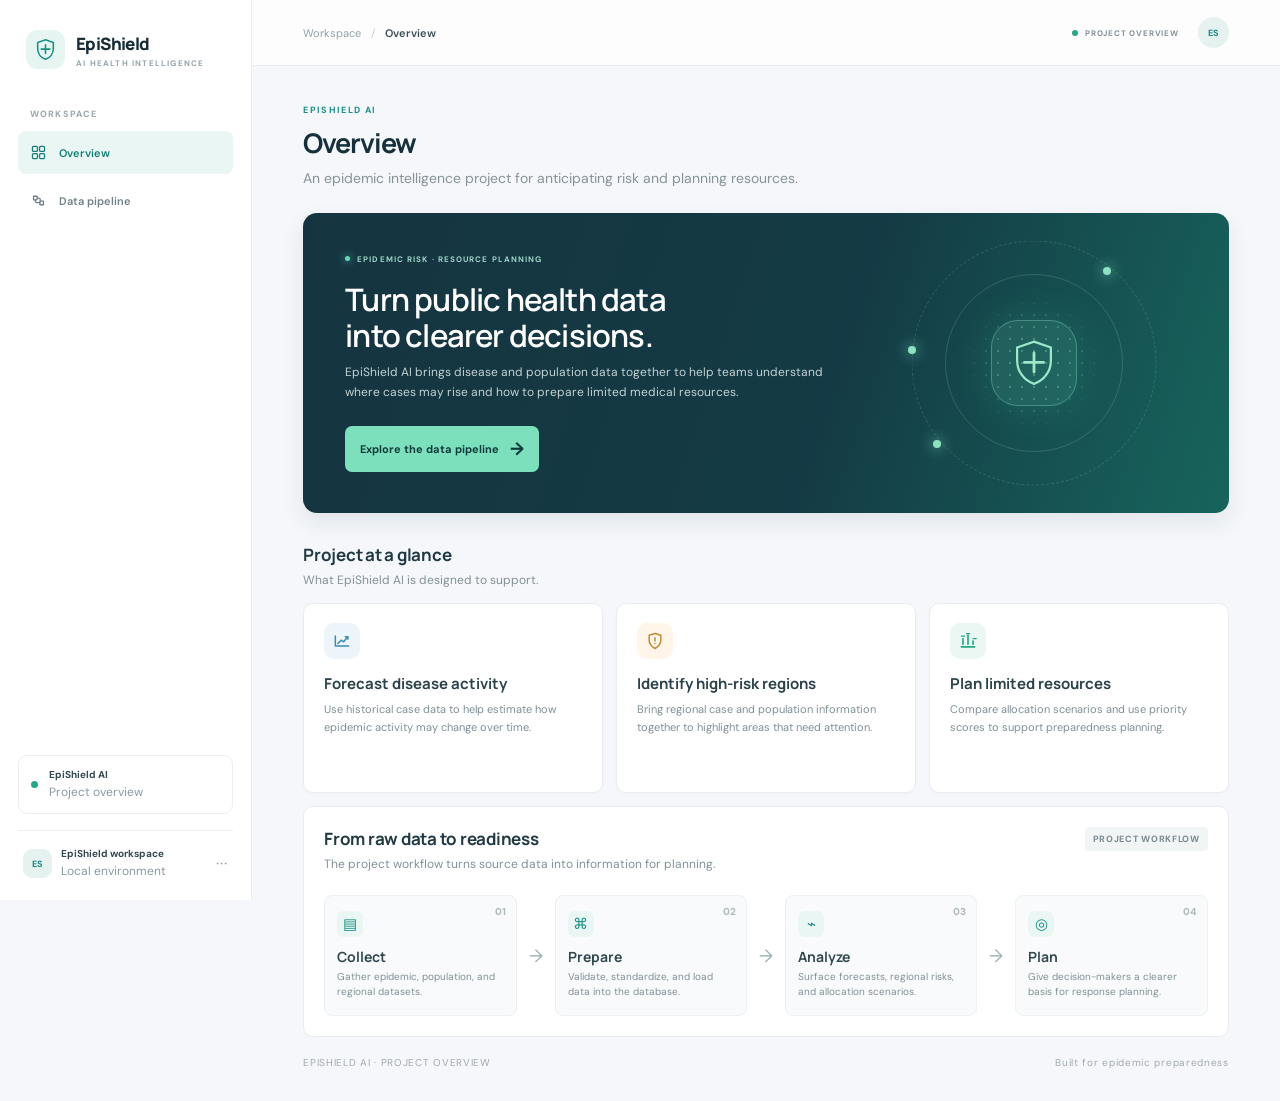
<file: Src/Frontend/overview.html>
<!doctype html>
<html lang="en">
  <head>
    <meta charset="UTF-8" />
    <meta name="viewport" content="width=device-width, initial-scale=1.0" />
    <meta name="theme-color" content="#f5f7fa" />
    <meta name="description" content="Learn about the EpiShield AI epidemic risk and resource planning project." />
    <title>EpiShield AI · Overview</title>
    <link rel="preconnect" href="https://fonts.googleapis.com" />
    <link rel="preconnect" href="https://fonts.gstatic.com" crossorigin />
    <link href="https://fonts.googleapis.com/css2?family=DM+Sans:wght@400;500;600;700&family=Manrope:wght@400;500;600;700;800&display=swap" rel="stylesheet" />
    <link rel="stylesheet" href="./styles.css" />
    <link rel="stylesheet" href="./pages.css" />
  </head>
  <body>
    <div class="app-shell">
      <aside class="sidebar">
        <a class="brand" href="./overview.html" aria-label="EpiShield AI home">
          <span class="brand-mark" aria-hidden="true"><svg viewBox="0 0 32 32" fill="none"><path d="M16 3.5 26 7v7.8c0 6.2-4 11.8-10 13.7-6-1.9-10-7.5-10-13.7V7l10-3.5Z" stroke="currentColor" stroke-width="2"/><path d="M16 10v11M10.5 15.5h11" stroke="currentColor" stroke-width="2" stroke-linecap="round"/></svg></span>
          <span class="brand-copy"><strong>EpiShield</strong><small>AI HEALTH INTELLIGENCE</small></span>
        </a>
        <div class="nav-label">WORKSPACE</div>
        <nav aria-label="Main navigation">
          <a class="nav-item active" href="./overview.html" aria-current="page"><svg viewBox="0 0 24 24" fill="none" aria-hidden="true"><rect x="3.5" y="3.5" width="7" height="7" rx="1.5" stroke="currentColor" stroke-width="1.8"/><rect x="13.5" y="3.5" width="7" height="7" rx="1.5" stroke="currentColor" stroke-width="1.8"/><rect x="3.5" y="13.5" width="7" height="7" rx="1.5" stroke="currentColor" stroke-width="1.8"/><rect x="13.5" y="13.5" width="7" height="7" rx="1.5" stroke="currentColor" stroke-width="1.8"/></svg>Overview</a>
          <a class="nav-item" href="./"><svg viewBox="0 0 24 24" fill="none" aria-hidden="true"><path d="M5 6h5v5H5zM14 13h5v5h-5zM10 8.5h2.5a2 2 0 0 1 2 2V13" stroke="currentColor" stroke-width="1.8" stroke-linecap="round" stroke-linejoin="round"/><path d="M7.5 11v2a2 2 0 0 0 2 2h4.5" stroke="currentColor" stroke-width="1.8" stroke-linecap="round"/></svg>Data pipeline</a>
        </nav>
        <div class="sidebar-bottom"><div class="system-card"><span class="system-dot online"></span><span><strong>EpiShield AI</strong><small>Project overview</small></span></div><div class="profile"><div class="avatar">ES</div><span><strong>EpiShield workspace</strong><small>Local environment</small></span><span class="profile-menu" aria-hidden="true">···</span></div></div>
      </aside>

      <main class="main-content">
        <header class="topbar"><div class="breadcrumbs"><span>Workspace</span><span class="crumb-separator">/</span><strong>Overview</strong></div><div class="topbar-right"><span class="environment"><span class="environment-dot"></span>PROJECT OVERVIEW</span><div class="top-avatar" aria-label="EpiShield workspace">ES</div></div></header>
        <div class="page-content overview-content">
          <section class="page-heading"><div><p class="eyebrow">EPISHIELD AI</p><h1>Overview</h1><p class="page-subtitle">An epidemic intelligence project for anticipating risk and planning resources.</p></div></section>

          <section class="overview-hero">
            <div class="overview-hero-copy"><div class="hero-kicker"><span class="hero-kicker-dot"></span>EPIDEMIC RISK · RESOURCE PLANNING</div><h2>Turn public health data<br />into clearer decisions.</h2><p>EpiShield AI brings disease and population data together to help teams understand where cases may rise and how to prepare limited medical resources.</p><a class="overview-cta" href="./">Explore the data pipeline <span aria-hidden="true">→</span></a></div>
            <div class="overview-art" aria-hidden="true"><div class="art-ring ring-outer"></div><div class="art-ring ring-inner"></div><div class="art-grid"></div><div class="art-shield"><svg viewBox="0 0 48 48" fill="none"><path d="M24 5 39 10.2v11.7c0 9.3-6 17.7-15 20.6-9-2.9-15-11.3-15-20.6V10.2L24 5Z" stroke="currentColor" stroke-width="2"/><path d="M24 15v17M15.5 23.5h17" stroke="currentColor" stroke-width="2.5" stroke-linecap="round"/></svg></div><span class="art-pulse pulse-one"></span><span class="art-pulse pulse-two"></span><span class="art-pulse pulse-three"></span></div>
          </section>

          <section class="overview-section-heading"><div><h2>Project at a glance</h2><p>What EpiShield AI is designed to support.</p></div></section>
          <section class="overview-feature-grid">
            <article class="overview-feature"><span class="feature-icon forecast-icon"><svg viewBox="0 0 24 24" fill="none"><path d="M4 18V6m0 12h16M7 15l4-4 3 2 5-6" stroke="currentColor" stroke-width="1.8" stroke-linecap="round" stroke-linejoin="round"/><path d="M16 7h3v3" stroke="currentColor" stroke-width="1.8" stroke-linecap="round" stroke-linejoin="round"/></svg></span><h3>Forecast disease activity</h3><p>Use historical case data to help estimate how epidemic activity may change over time.</p></article>
            <article class="overview-feature"><span class="feature-icon risk-icon"><svg viewBox="0 0 24 24" fill="none"><path d="M12 21s7-4.2 7-10V5l-7-2-7 2v6c0 5.8 7 10 7 10Z" stroke="currentColor" stroke-width="1.8" stroke-linejoin="round"/><path d="M12 8v4m0 3h.01" stroke="currentColor" stroke-width="1.8" stroke-linecap="round"/></svg></span><h3>Identify high-risk regions</h3><p>Bring regional case and population information together to highlight areas that need attention.</p></article>
            <article class="overview-feature"><span class="feature-icon resource-icon"><svg viewBox="0 0 24 24" fill="none"><path d="M4 19h16M6 16V9m6 7V5m6 11v-4" stroke="currentColor" stroke-width="2" stroke-linecap="round"/><path d="M4 6h4M10 3h4m4 6h4" stroke="currentColor" stroke-width="1.5" stroke-linecap="round"/></svg></span><h3>Plan limited resources</h3><p>Compare allocation scenarios and use priority scores to support preparedness planning.</p></article>
          </section>

          <section class="overview-flow-card"><div class="flow-heading"><div><h2>From raw data to readiness</h2><p>The project workflow turns source data into information for planning.</p></div><span class="flow-tag">PROJECT WORKFLOW</span></div><div class="project-flow"><article class="flow-step"><span class="flow-number">01</span><span class="flow-step-icon">▤</span><h3>Collect</h3><p>Gather epidemic, population, and regional datasets.</p></article><span class="flow-connector" aria-hidden="true">→</span><article class="flow-step"><span class="flow-number">02</span><span class="flow-step-icon">⌘</span><h3>Prepare</h3><p>Validate, standardize, and load data into the database.</p></article><span class="flow-connector" aria-hidden="true">→</span><article class="flow-step"><span class="flow-number">03</span><span class="flow-step-icon">⌁</span><h3>Analyze</h3><p>Surface forecasts, regional risks, and allocation scenarios.</p></article><span class="flow-connector" aria-hidden="true">→</span><article class="flow-step"><span class="flow-number">04</span><span class="flow-step-icon">◎</span><h3>Plan</h3><p>Give decision-makers a clearer basis for response planning.</p></article></div></section>
          <footer class="page-footer"><span>EPISHIELD AI · PROJECT OVERVIEW</span><span>Built for epidemic preparedness</span></footer>
        </div>
      </main>
    </div>
  </body>
</html>
</file>
<file: Src/Frontend/styles.css>
:root{font-family:"DM Sans",sans-serif;color:#172b35;background:#f5f7fa;font-synthesis:none;text-rendering:optimizeLegibility;-webkit-font-smoothing:antialiased;--ink:#172b35;--muted:#829199;--line:#e7ecef;--teal:#168f84;--navy:#142f3b}*{box-sizing:border-box}body{margin:0;min-width:320px;min-height:100vh}.app-shell{min-height:100vh}.sidebar{position:fixed;inset:0 auto 0 0;width:252px;background:#fff;border-right:1px solid #e8edef;padding:30px 18px 18px;display:flex;flex-direction:column;z-index:2}.brand{display:flex;align-items:center;gap:11px;padding:0 8px 39px;text-decoration:none;color:var(--ink)}.brand-mark{width:39px;height:39px;border-radius:12px;background:#e6f5f1;color:#168f84;display:grid;place-items:center}.brand-mark svg{width:25px;height:25px}.brand-copy{display:flex;flex-direction:column;gap:3px}.brand-copy strong{font-family:Manrope,sans-serif;font-size:17px;font-weight:800;letter-spacing:-.6px}.brand-copy small{font-size:8px;font-weight:700;letter-spacing:1.2px;color:#94a2a8}.nav-label{font-size:9px;letter-spacing:1.15px;font-weight:700;color:#9aa6ac;padding:0 12px 11px}.sidebar nav{display:grid;gap:5px}.nav-item{height:43px;padding:0 12px;display:flex;align-items:center;gap:12px;text-decoration:none;color:#708087;font-size:12px;font-weight:600;border-radius:8px}.nav-item svg{width:17px;height:17px}.nav-item.active{background:#eaf6f4;color:#137e75}.sidebar-bottom{margin-top:auto}.system-card{display:flex;align-items:center;gap:11px;border:1px solid #e9eff0;border-radius:9px;padding:12px;margin-bottom:16px}.system-dot,.environment-dot{width:7px;height:7px;border-radius:50%;background:#d2aa43;display:inline-block;flex:none}.system-dot.online,.environment-dot{background:#22a985}.system-dot.offline{background:#d26b6b}.system-card span:last-child,.profile span:nth-child(2){display:grid;gap:3px}.system-card strong,.profile strong{font-size:10px;color:#344850}.system-card small,.profile small{font-size:9px;color:#8a999f}.profile{border-top:1px solid #edf0f1;padding:16px 5px 2px;display:flex;align-items:center;gap:9px}.avatar,.top-avatar{display:grid;place-items:center;width:29px;height:29px;border-radius:9px;background:#e5f2f0;color:#18877e;font-size:9px;font-weight:700}.profile-menu{margin-left:auto;color:#98a4a9;letter-spacing:1px}.main-content{margin-left:252px;min-height:100vh}.topbar{height:66px;background:rgba(255,255,255,.83);border-bottom:1px solid #e9edef;padding:0 clamp(24px,4vw,58px);display:flex;justify-content:space-between;align-items:center}.breadcrumbs{display:flex;align-items:center;gap:10px;font-size:11px;color:#91a0a6}.breadcrumbs strong{color:#3b4d55;font-weight:600}.crumb-separator{color:#c2cbd0}.topbar-right{display:flex;align-items:center;gap:19px}.environment{display:flex;align-items:center;gap:7px;color:#839197;font-size:8px;font-weight:700;letter-spacing:.8px}.environment-dot{width:6px;height:6px}.top-avatar{width:31px;height:31px;border-radius:50%;font-size:9px}.page-content{max-width:1200px;margin:0 auto;padding:38px clamp(24px,4vw,58px) 24px}.page-heading{display:flex;justify-content:space-between;align-items:flex-end;margin-bottom:24px}.eyebrow{margin:0 0 8px;color:#168f84;font-size:9px;letter-spacing:1.35px;font-weight:700}.page-heading h1{font-family:Manrope,sans-serif;font-size:27px;letter-spacing:-1.05px;margin:0;font-weight:700;color:#17313c}.page-subtitle{font-size:11px;color:#86949a;margin:7px 0 0}.updated-chip{display:flex;align-items:center;gap:8px;color:#829098;font-size:10px;padding-bottom:2px}.updated-chip strong{color:#50636b;font-weight:600;margin-left:3px}.clock-icon{font-size:17px;color:#92a3a8}.hero-card{position:relative;overflow:hidden;min-height:255px;border-radius:13px;background:linear-gradient(108deg,#153440 0%,#143b45 53%,#14625c 100%);padding:31px 38px;color:white;display:flex;align-items:center;box-shadow:0 10px 24px rgba(20,53,64,.09)}.hero-content{position:relative;z-index:1;max-width:450px}.hero-kicker{display:flex;align-items:center;gap:7px;color:#9ed6c9;font-size:8px;font-weight:700;letter-spacing:1.1px}.hero-kicker-dot{width:5px;height:5px;border-radius:50%;background:#63d7b5;box-shadow:0 0 9px #63d7b5}.hero-card h2{font-family:Manrope,sans-serif;font-weight:600;font-size:25px;letter-spacing:-.65px;line-height:1.14;margin:14px 0 7px}.hero-card p{color:#b9cbcd;font-size:10px;margin:0;line-height:1.6}.run-button{margin-top:19px;height:37px;padding:0 13px;border:0;border-radius:6px;background:#7ce0bd;color:#103b3b;display:inline-flex;align-items:center;gap:8px;font-family:inherit;font-size:10px;font-weight:700;cursor:pointer;transition:transform .15s,background .15s,box-shadow .15s;box-shadow:0 4px 12px rgba(1,23,29,.14)}.run-button:hover:not(:disabled){background:#98eccd;transform:translateY(-1px);box-shadow:0 7px 17px rgba(1,23,29,.2)}.run-button:focus-visible,.refresh-button:focus-visible,.nav-item:focus-visible{outline:3px solid #77dabc;outline-offset:3px}.run-button:disabled{cursor:wait;opacity:.78}.play-icon{width:15px;height:15px}.button-arrow{font-size:14px;margin-left:7px}.hero-footnote{display:flex;align-items:center;gap:5px;margin-top:12px;color:#9fb6b9;font-size:8px}.shield-mini{display:grid;place-items:center;width:12px;height:12px;border:1px solid #67bfa5;border-radius:50%;color:#70d8b4;font-size:8px}.hero-glow{position:absolute;border-radius:50%;filter:blur(2px);pointer-events:none}.glow-one{width:250px;height:250px;right:6%;top:-140px;background:rgba(61,177,148,.13)}.glow-two{width:240px;height:240px;right:2%;bottom:-190px;background:rgba(91,211,174,.16)}.workflow-graphic{position:absolute;right:9%;top:50%;width:210px;height:210px;transform:translateY(-50%)}.workflow-orbit{position:absolute;border:1px solid rgba(195,239,226,.14);border-radius:50%;left:50%;top:50%;transform:translate(-50%,-50%)}.orbit-a{width:152px;height:152px}.orbit-b{width:204px;height:204px;border-style:dashed}.workflow-center{position:absolute;left:50%;top:50%;width:60px;height:60px;transform:translate(-50%,-50%);border-radius:20px;background:rgba(94,207,173,.16);border:1px solid rgba(145,231,201,.3);display:grid;place-items:center;color:#9ce7c9;box-shadow:0 0 32px rgba(71,203,164,.16)}.workflow-center svg{width:37px;height:37px}.workflow-node{position:absolute;display:flex;align-items:center;gap:5px;padding:6px 8px;border:1px solid rgba(214,242,232,.16);background:rgba(15,48,56,.7);border-radius:7px;color:#cce1dc;font-size:7px;font-weight:700;letter-spacing:.6px;white-space:nowrap}.node-icon{font-size:10px;color:#80dfb9}.node-extract{left:9px;top:39px}.node-transform{right:-22px;top:90px}.node-load{left:27px;bottom:23px}.orbit-point{position:absolute;width:5px;height:5px;border-radius:50%;background:#8ce3c1;box-shadow:0 0 10px #8ce3c1}.point-a{right:31px;top:28px}.point-b{left:3px;bottom:71px}.point-c{right:16px;bottom:23px}.section-heading{display:flex;align-items:flex-end;justify-content:space-between;margin:27px 0 13px}.section-heading h2,.detail-heading h3{font-family:Manrope,sans-serif;color:#203943;font-size:14px;letter-spacing:-.25px;margin:0;font-weight:700}.section-heading p,.detail-heading p{margin:4px 0 0;color:#8a989e;font-size:9px}.refresh-button{height:29px;padding:0 9px;display:flex;align-items:center;gap:6px;background:white;border:1px solid #e4eaec;border-radius:6px;color:#63747b;font-family:inherit;font-size:9px;font-weight:600;cursor:pointer}.refresh-button:hover{border-color:#b9d9d1;color:#18877e}.refresh-button svg{width:13px;height:13px}.metrics-grid{display:grid;grid-template-columns:repeat(4,minmax(0,1fr));gap:11px}.metric-card,.detail-card{background:white;border:1px solid #e9edef;border-radius:9px;box-shadow:0 2px 5px rgba(29,55,65,.018)}.metric-card{min-height:111px;padding:14px 15px}.metric-top{display:flex;justify-content:space-between;align-items:center}.metric-label{font-size:8px;letter-spacing:.8px;color:#91a0a5;font-weight:700}.metric-icon{display:grid;place-items:center;width:23px;height:23px;border-radius:7px;font-size:13px;font-weight:600}.status-icon{background:#f0f3f5;color:#7f9198}.read-icon{background:#edf5fa;color:#4b9cc2}.loaded-icon{background:#eaf7f2;color:#21a981}.time-icon{background:#f4f0fb;color:#8766bd}.status-value{display:flex;align-items:center;gap:8px;margin-top:10px}.status-value strong{font-family:Manrope,sans-serif;font-size:16px;font-weight:700;color:#334950}.status-dot{width:8px;height:8px;background:#d0a842;border-radius:50%}.status-dot.running{background:#4da4cb;box-shadow:0 0 0 4px #e9f4f9;animation:pulse 1.5s infinite}.status-dot.success{background:#22aa83;box-shadow:0 0 0 4px #e9f7f1}.status-dot.failed{background:#d76666;box-shadow:0 0 0 4px #fceded}.metric-value{font-family:Manrope,sans-serif;font-size:22px;line-height:1;font-weight:700;letter-spacing:-.8px;color:#203943;margin-top:11px}.last-run-value{font-family:Manrope,sans-serif;font-size:14px;font-weight:700;color:#334950;margin-top:12px}.metric-caption{font-size:9px;color:#98a4a9;margin-top:6px}.details-grid{display:grid;grid-template-columns:1.15fr .85fr;gap:11px;margin-top:12px}.detail-card{padding:17px 17px 15px;min-height:210px}.detail-heading{display:flex;justify-content:space-between;align-items:flex-start}.detail-heading h3{font-size:12px}.detail-heading p{font-size:9px}.detail-badge{background:#f1f5f6;color:#78888f;font-size:7px;letter-spacing:.7px;font-weight:700;padding:5px 7px;border-radius:4px}.detail-columns{display:grid;grid-template-columns:1fr 1fr;gap:20px;margin-top:20px}.column-title{display:flex;align-items:center;gap:6px;color:#829197;font-size:7px;font-weight:700;letter-spacing:.65px;white-space:nowrap}.column-dot{width:6px;height:6px;border-radius:50%}.source-dot{background:#52a6cb}.table-dot{background:#30ad8b}.column-total{margin-left:auto;color:#adb7bb;font-weight:600;font-size:8px}.count-list{margin-top:8px}.count-row{display:flex;justify-content:space-between;align-items:center;padding:6px 0;border-bottom:1px solid #f0f3f4;font-size:8px;color:#66777e;gap:8px}.count-row:last-child{border-bottom:0}.count-row strong{font-size:9px;color:#334950;font-weight:700;font-variant-numeric:tabular-nums}.empty-row{padding:10px 0;color:#a0aaae;font-size:8px;line-height:1.5}.activity-live{display:flex;align-items:center;gap:5px;color:#6c9990;background:#eef8f5;border-radius:4px;padding:5px 7px;font-size:7px;letter-spacing:.7px;font-weight:700}.activity-live span{width:5px;height:5px;border-radius:50%;background:#45b998}.activity-live.polling span{animation:pulse 1.2s infinite}.activity-timeline{position:relative;margin-top:23px;padding-left:4px}.timeline-line{position:absolute;top:8px;left:8px;bottom:2px;width:1px;background:#e6edef}.timeline-item{position:relative;display:flex;gap:11px}.timeline-dot{position:relative;z-index:1;margin-top:2px;width:9px;height:9px;border:2px solid #c8d2d5;background:white;border-radius:50%;flex:none}.timeline-dot.current{border-color:#30a98a;background:#30a98a;box-shadow:0 0 0 3px #eaf7f2}.timeline-dot.failed{border-color:#d76666;background:#d76666;box-shadow:0 0 0 3px #fceded}.timeline-item strong{font-size:9px;color:#40545b}.timeline-item p{font-size:8px;color:#849399;margin:4px 0 5px;line-height:1.5}.timeline-item small{font-size:7px;color:#a4afb3}.error-box{display:flex;align-items:flex-start;gap:9px;margin:13px 0 0 23px;padding:9px;background:#fff5f4;border:1px solid #f7dedd;border-radius:6px}.error-symbol{display:grid;place-items:center;flex:none;width:15px;height:15px;border-radius:50%;background:#d96c68;color:white;font-size:10px;font-weight:700}.error-box strong{display:block;font-size:8px;color:#a74945}.error-box p{font-size:8px;line-height:1.5;color:#945f5b;overflow-wrap:anywhere;margin:3px 0 0}.page-footer{display:flex;justify-content:space-between;margin-top:19px;color:#a0aaae;font-size:7px;letter-spacing:.7px}.page-footer code{font-family:inherit;letter-spacing:0;color:#839196;font-size:8px}@keyframes pulse{50%{box-shadow:0 0 0 6px rgba(77,164,203,.1)}}.toast{position:fixed;right:25px;bottom:22px;padding:11px 14px;border-radius:8px;background:#1b3943;color:white;box-shadow:0 8px 24px #172b3530;font-size:10px;opacity:0;transform:translateY(8px);pointer-events:none;transition:.2s;z-index:5}.toast.show{opacity:1;transform:translateY(0)}.toast.error{background:#913e3e}[hidden]{display:none!important}
@media(max-width:1050px){.sidebar{width:215px}.main-content{margin-left:215px}.workflow-graphic{right:4%;transform:translateY(-50%) scale(.85)}.metrics-grid{grid-template-columns:repeat(2,minmax(0,1fr))}.page-content{padding-top:30px}}
@media(max-width:760px){.sidebar{position:static;width:auto;height:auto;padding:12px 17px;border-right:0;border-bottom:1px solid #e8edef;display:block}.brand{padding:0}.brand-mark{width:35px;height:35px}.nav-label,.sidebar nav,.sidebar-bottom{display:none}.main-content{margin:0}.topbar{height:51px;padding:0 18px}.page-content{padding:27px 17px 20px}.page-heading{align-items:flex-start;gap:12px;flex-direction:column;margin-bottom:17px}.page-heading h1{font-size:24px}.updated-chip{font-size:9px}.hero-card{min-height:240px;padding:24px 21px}.hero-content{max-width:65%}.hero-card h2{font-size:22px}.hero-card p{font-size:9px}.workflow-graphic{right:-39px;opacity:.67;transform:translateY(-50%) scale(.72)}.metrics-grid{gap:8px}.metric-card{padding:12px;min-height:105px}.metric-label{font-size:7px}.details-grid{grid-template-columns:1fr}.detail-columns{gap:14px}.environment{font-size:7px}.page-footer{gap:12px;font-size:6px}}
@media(max-width:420px){.hero-content{max-width:80%}.workflow-graphic{opacity:.24;right:-73px}.hero-card{min-height:245px}.detail-card{padding:14px 12px}.detail-columns{grid-template-columns:1fr}.metric-card{min-height:100px}.section-heading h2{font-size:13px}}
@media(prefers-reduced-motion:reduce){*,*::before,*::after{animation-duration:.01ms!important;animation-iteration-count:1!important;scroll-behavior:auto!important;transition-duration:.01ms!important}}
</file>
<file: Src/Frontend/pages.css>
/* Larger supporting copy for comfortable reading while preserving page headings. */
.system-card small,.profile small{font-size:12px;line-height:1.4}
.nav-item{font-size:11px}
.workflow-node,.detail-badge,.column-title,.activity-live,.page-footer{font-size:10px}
.page-subtitle,.updated-chip,.hero-card p,.section-heading p,.detail-heading p{font-size:14px;line-height:1.5}
.metric-caption{font-size:12px;line-height:1.5}
.updated-chip{gap:10px}
.hero-card p{max-width:390px}
.hero-footnote{font-size:12px}
.run-button,.refresh-button{font-size:11px}
.metric-card{min-height:140px}
.last-run-value{font-size:16px}
.count-row,.empty-row,.timeline-item p,.error-box p{font-size:12px;line-height:1.5}
.count-row strong{font-size:12px}
.timeline-item strong,.error-box strong{font-size:12px}
.timeline-item small{font-size:11px}
.error-box{padding:9px}
.section-heading{margin-top:31px}

/* Project overview page */
.overview-content{padding-bottom:32px}
.overview-hero{min-height:300px;position:relative;overflow:hidden;display:flex;align-items:center;padding:38px 42px;border-radius:14px;background:linear-gradient(108deg,#153440 0%,#143b45 57%,#17645c 100%);color:#fff;box-shadow:0 10px 24px rgba(20,53,64,.09)}
.overview-hero-copy{position:relative;z-index:1;max-width:570px}
.overview-hero h2{font-family:Manrope,sans-serif;font-size:31px;line-height:1.17;letter-spacing:-.8px;font-weight:600;margin:17px 0 10px}
.overview-hero p{max-width:490px;color:#c3d2d4;font-size:12px;line-height:1.65;margin:0}
.overview-cta{display:inline-flex;align-items:center;gap:11px;margin-top:23px;padding:11px 15px;border-radius:7px;background:#7ce0bd;color:#103b3b;text-decoration:none;font-size:11px;font-weight:700;transition:transform .15s,background .15s}
.overview-cta:hover{background:#98eccd;transform:translateY(-1px)}
.overview-cta span{font-size:18px}
.overview-art{position:absolute;right:7%;top:50%;width:260px;height:260px;transform:translateY(-50%);display:grid;place-items:center}
.art-ring{position:absolute;left:50%;top:50%;transform:translate(-50%,-50%);border:1px solid rgba(202,239,228,.16);border-radius:50%}
.ring-outer{width:245px;height:245px;border-style:dashed}
.ring-inner{width:178px;height:178px}
.art-grid{position:absolute;width:132px;height:132px;border-radius:50%;background-image:radial-gradient(rgba(188,235,220,.3) 1px,transparent 1px);background-size:12px 12px;mask-image:radial-gradient(circle,black 35%,transparent 72%)}
.art-shield{position:relative;z-index:1;width:86px;height:86px;border-radius:27px;background:rgba(94,207,173,.17);border:1px solid rgba(145,231,201,.34);display:grid;place-items:center;color:#9ce7c9;box-shadow:0 0 40px rgba(71,203,164,.2)}
.art-shield svg{width:54px;height:54px}
.art-pulse{position:absolute;width:8px;height:8px;border-radius:50%;background:#8ce3c1;box-shadow:0 0 14px #8ce3c1}
.pulse-one{top:34px;right:53px}.pulse-two{bottom:45px;left:29px}.pulse-three{top:113px;left:4px}
.overview-section-heading{display:flex;align-items:flex-end;justify-content:space-between;margin:30px 0 14px}
.overview-section-heading h2,.overview-flow-card h2{font-family:Manrope,sans-serif;color:#203943;font-size:17px;letter-spacing:-.25px;margin:0;font-weight:700}
.overview-section-heading p,.flow-heading p{margin:5px 0 0;color:#829197;font-size:12px;line-height:1.5}
.overview-feature-grid{display:grid;grid-template-columns:repeat(3,minmax(0,1fr));gap:13px}
.overview-feature{min-height:190px;padding:19px 20px;background:#fff;border:1px solid #e9edef;border-radius:10px;box-shadow:0 2px 5px rgba(29,55,65,.018)}
.feature-icon{width:36px;height:36px;border-radius:10px;display:grid;place-items:center}
.feature-icon svg{width:20px;height:20px}
.forecast-icon{background:#edf5fa;color:#398eb5}.risk-icon{background:#fff5e9;color:#c28b34}.resource-icon{background:#eaf7f2;color:#21a981}
.overview-feature h3{font-family:Manrope,sans-serif;color:#2b424b;font-size:15px;margin:14px 0 7px}
.overview-feature p{font-size:11px;color:#7f8f95;line-height:1.6;margin:0}
.overview-flow-card{margin-top:13px;padding:20px;background:#fff;border:1px solid #e9edef;border-radius:10px}
.flow-heading{display:flex;justify-content:space-between;align-items:flex-start;gap:16px}
.flow-tag{background:#f1f5f6;color:#78888f;font-size:9px;letter-spacing:.7px;font-weight:700;padding:6px 8px;border-radius:4px;white-space:nowrap}
.project-flow{display:grid;grid-template-columns:1fr auto 1fr auto 1fr auto 1fr;gap:12px;align-items:center;margin-top:22px}
.flow-step{position:relative;min-height:121px;padding:15px 12px 12px;background:#f8fafb;border:1px solid #edf1f2;border-radius:8px}
.flow-number{position:absolute;right:10px;top:9px;color:#adb8bc;font-size:10px;font-weight:700}
.flow-step-icon{display:grid;place-items:center;width:26px;height:26px;background:#eaf6f3;color:#168f84;border-radius:7px;font-size:15px;font-weight:700}
.flow-step h3{font-family:Manrope,sans-serif;font-size:14px;color:#334950;margin:10px 0 4px}
.flow-step p{font-size:10px;line-height:1.45;color:#819096;margin:0}
.flow-connector{color:#9cb2b4;font-size:18px}

@media(max-width:1050px){.overview-art{right:2%;transform:translateY(-50%) scale(.82)}.overview-hero-copy{max-width:60%}.project-flow{grid-template-columns:1fr auto 1fr;row-gap:12px}.flow-step:nth-of-type(3){grid-column:1}.flow-step:nth-of-type(3)~.flow-step{grid-column:3}.flow-step:nth-of-type(3)~.flow-connector{display:none}}
@media(max-width:760px){.page-subtitle,.updated-chip,.section-heading p,.detail-heading p,.metric-caption,.overview-hero p,.overview-section-heading p,.flow-heading p{font-size:16px}.hero-card p{font-size:16px}.hero-footnote{font-size:15px}.overview-hero{min-height:315px;padding:27px 22px}.overview-hero-copy{max-width:76%}.overview-hero h2{font-size:26px}.overview-art{right:-63px;opacity:.42;transform:translateY(-50%) scale(.72)}.overview-feature-grid{grid-template-columns:1fr;gap:9px}.overview-feature{min-height:0;padding:17px}.overview-feature p{font-size:16px}.project-flow{grid-template-columns:1fr;gap:8px;margin-top:17px}.flow-step,.flow-step:nth-of-type(3),.flow-step:nth-of-type(3)~.flow-step{grid-column:1;min-height:0}.flow-connector,.flow-step:nth-of-type(3)~.flow-connector{display:none}.flow-step{padding:14px 13px}.flow-step p{font-size:15px}.overview-flow-card{padding:17px}.flow-heading{flex-direction:column}}
@media(max-width:760px){.sidebar nav{display:flex;gap:6px;margin-top:10px}.nav-item{flex:1;justify-content:center;height:38px;padding:0 8px}.metric-label,.environment{font-size:10px}.page-subtitle,.updated-chip,.section-heading p,.detail-heading p,.metric-caption,.overview-hero p,.overview-section-heading p,.flow-heading p{font-size:12px}.hero-card p{font-size:12px}.hero-footnote{font-size:11px}.overview-hero{min-height:315px;padding:27px 22px}.overview-hero-copy{max-width:76%}.overview-hero h2{font-size:26px}.overview-art{right:-63px;opacity:.42;transform:translateY(-50%) scale(.72)}.overview-feature-grid{grid-template-columns:1fr;gap:9px}.overview-feature{min-height:0;padding:17px}.overview-feature p{font-size:11px}.project-flow{grid-template-columns:1fr;gap:8px;margin-top:17px}.flow-step,.flow-step:nth-of-type(3),.flow-step:nth-of-type(3)~.flow-step{grid-column:1;min-height:0}.flow-connector,.flow-step:nth-of-type(3)~.flow-connector{display:none}.flow-step{padding:14px 13px}.flow-step p{font-size:11px}.overview-flow-card{padding:17px}.flow-heading{flex-direction:column}}
@media(max-width:420px){.overview-hero{min-height:340px}.overview-hero-copy{max-width:100%}.overview-art{right:-105px;opacity:.22}.overview-hero h2{font-size:24px}.page-subtitle,.overview-hero p,.overview-section-heading p{font-size:12px}}
</file>
